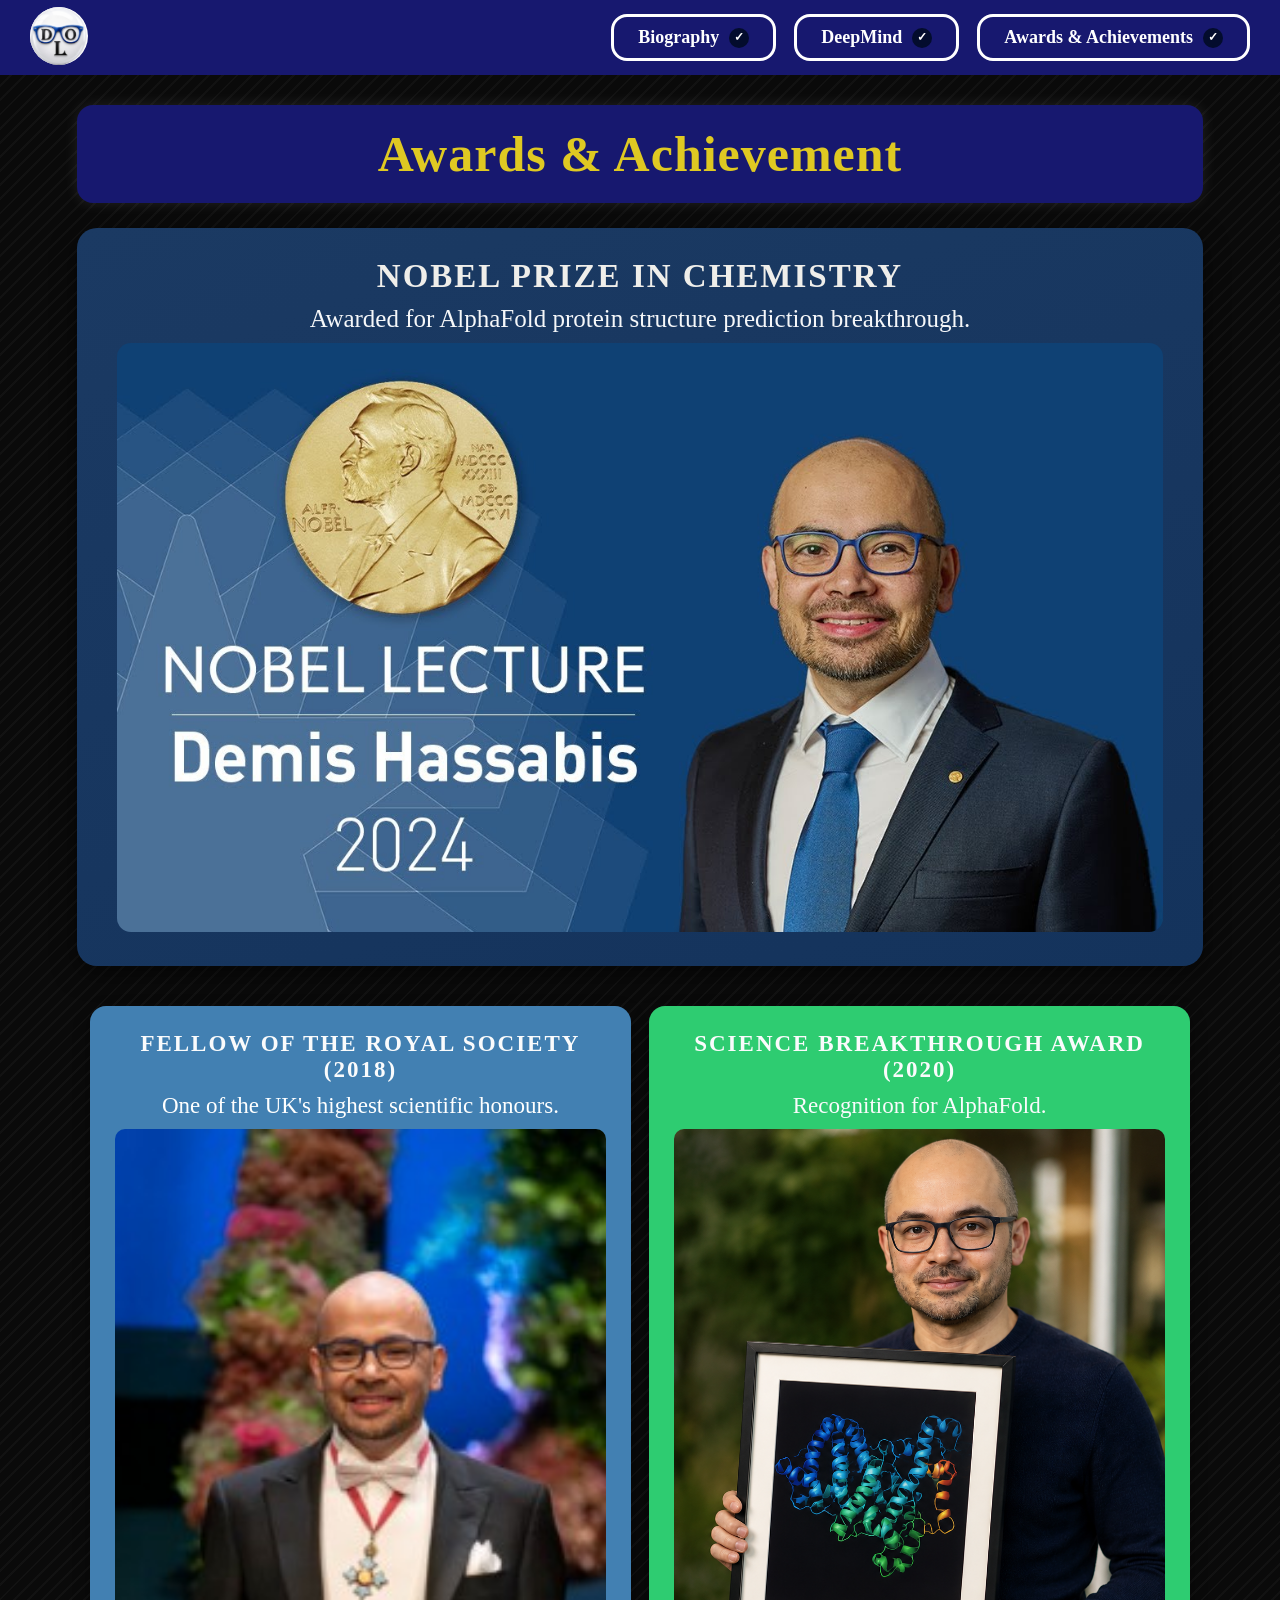
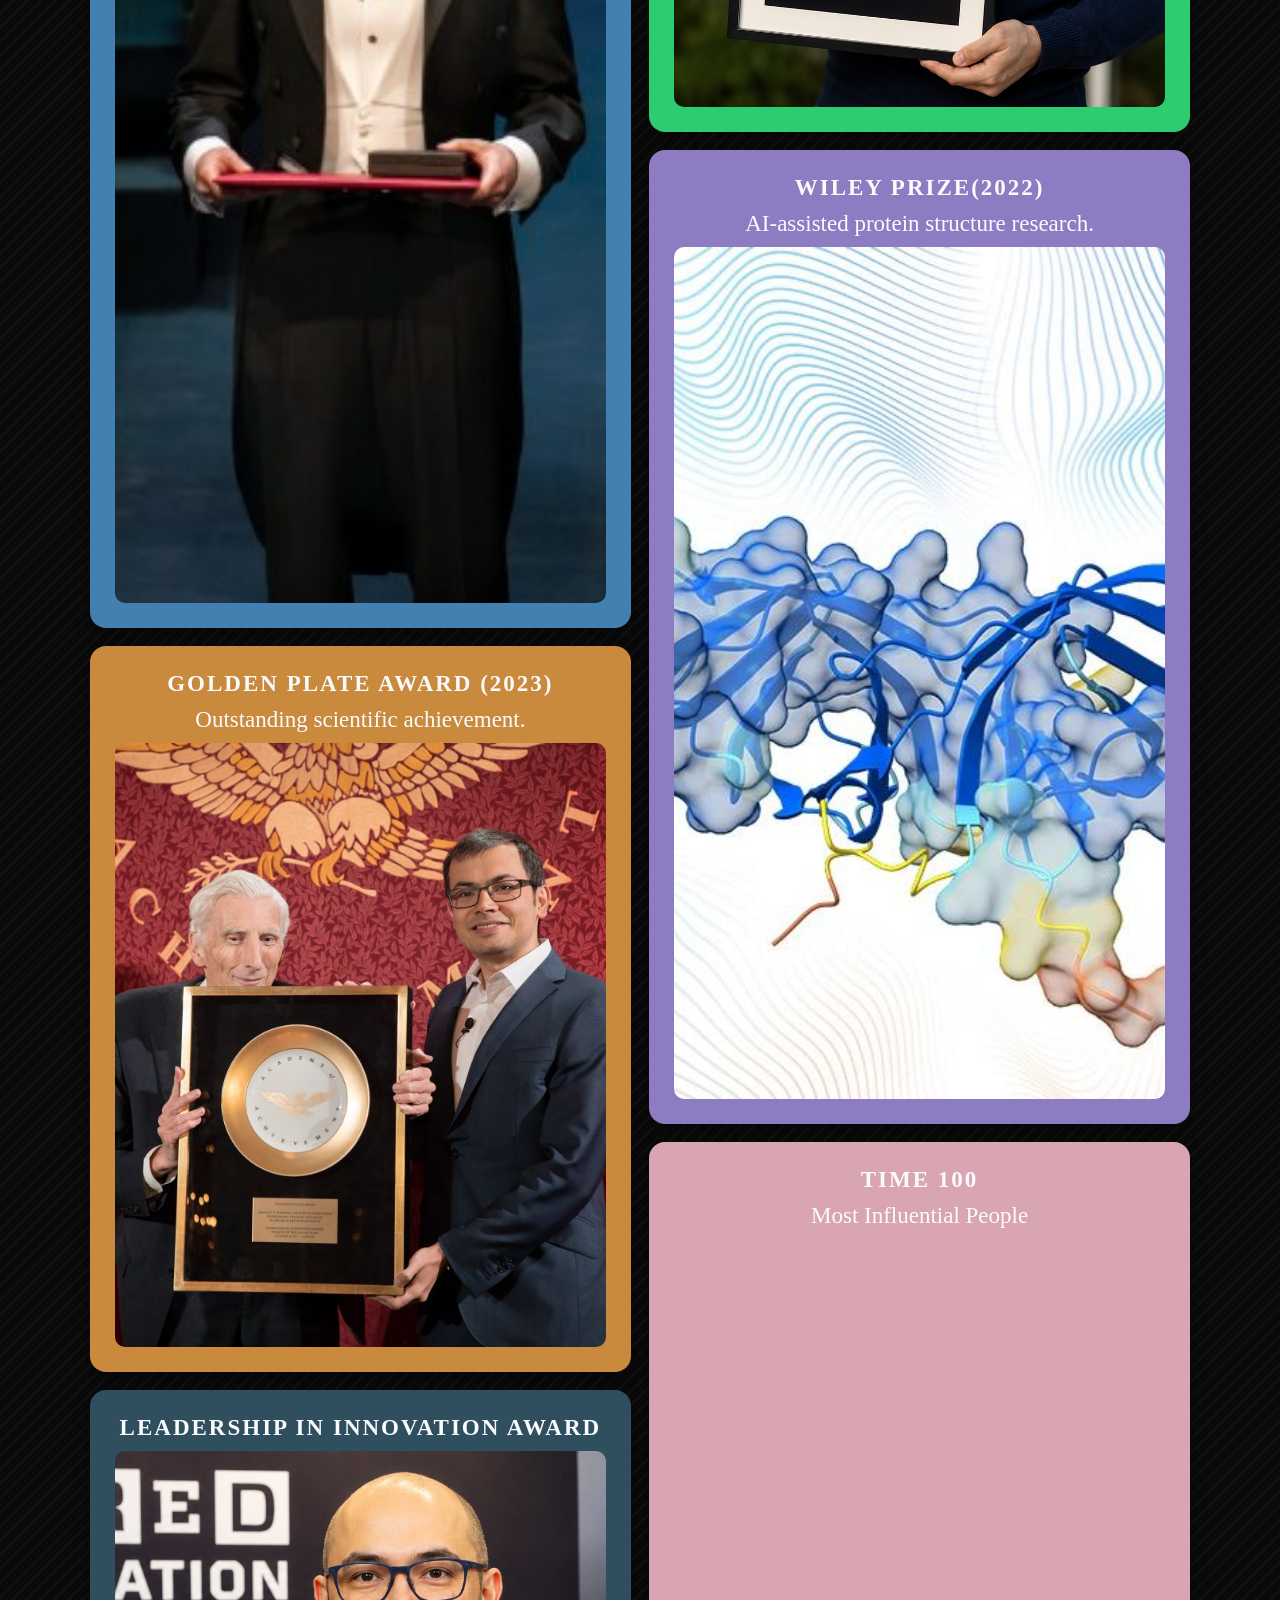
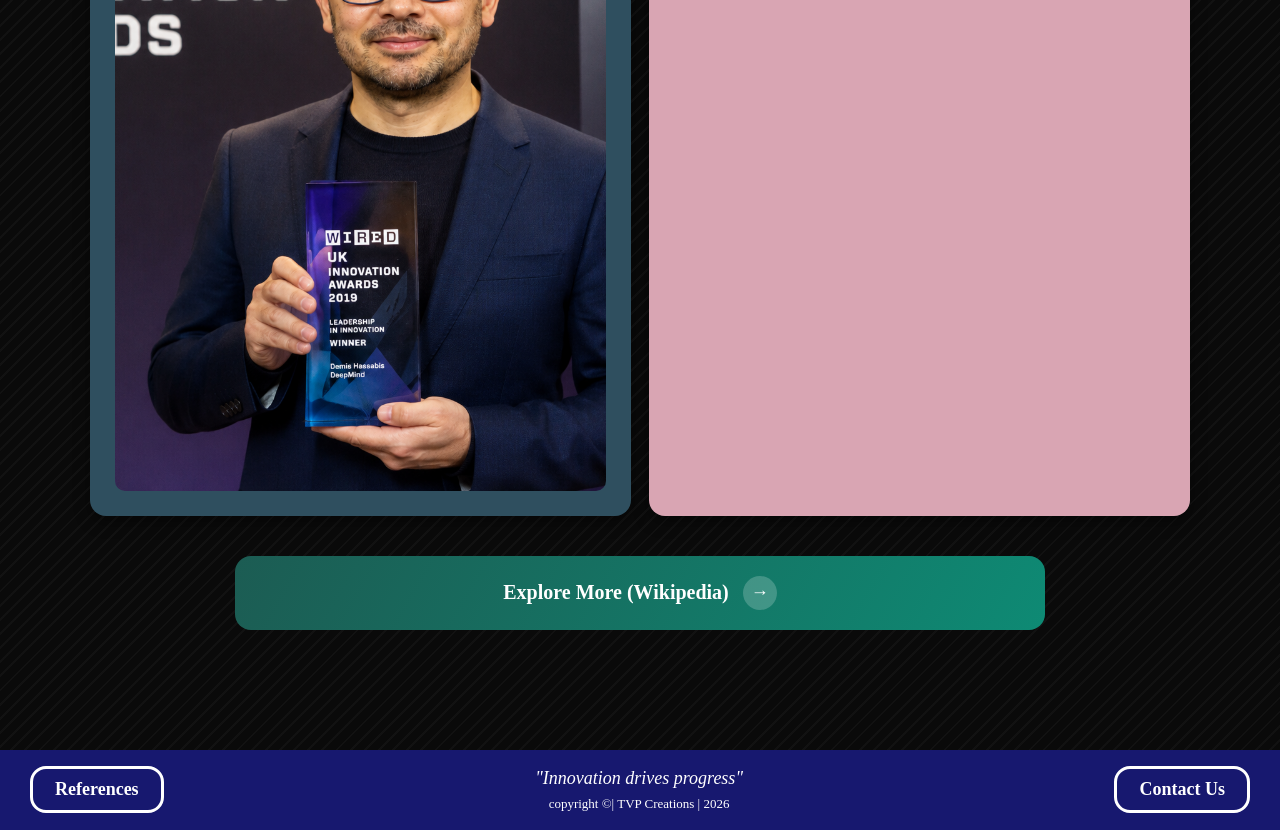
<file: CMP 4310 Website Design/Website_Priyangan_25197298/Website Code File_Priyangan/awards.html>
<!DOCTYPE html>
<html lang="en">

<head>
    <meta charset="UTF-8">
    <meta name="viewport" content="width=device-width, initial-scale=1.0">
    <title>Awards</title>
    <link rel="stylesheet" href="style_bio.css">
</head>

<body>
    <input type="checkbox" id="menuToggle" class="menu-toggle">
    <header>
        <div class="logo">
            <a href="index.html">
                <img src="images/final.png" alt="Logo">

            </a>
        </div>
        <nav>
            <ul>
                <li><a href="biography.html">Biography </a></li>
                <li><a href="deepmind.html">DeepMind</a></li>
                <li><a href="awards.html">Awards & Achievements</a></li>
            </ul>

        </nav>
        <label for="menuToggle" class="hamburger" title="Open menu">
            &#9776;
        </label>
    </header>
    <div class="mobile-menu">
        
        <div class="mobile-menu-inner">
            <ul class="mobile-nav-list">
                <li><a href="biography.html"><span class="arrow">&#8594;</span> Biography</a></li>
                <li><a href="deepmind.html"><span class="arrow">&#8594;</span> DeepMind</a></li>
                <li><a href="awards.html"><span class="arrow">&#8594;</span> Awards & Achievements</a></li>
                <li><a href="references.html"><span class="arrow">&#8594;</span> References</a></li>
                <li><a href="contacts.html"><span class="arrow">&#8594;</span> Contact Us</a></li>
            </ul>
        </div>
    </div>

    <main>
        <section class="page-title">
            <h1> Awards & Achievement</h1>

        </section>
        <section class="featured-awards">
            <h2>Nobel Prize in Chemistry</h2>
            <p>Awarded for AlphaFold protein structure prediction breakthrough.</p>
            <img src="images/award1.jpg" alt="Award Picture">
        </section>

        <div class="awards-gallery">
            <article class="award-card">
                <h3>Fellow of the Royal Society (2018)</h3>
                <p>One of the UK's highest scientific honours.</p>
                <img src="images/award2.jpg" alt="Awards Picture">

            </article>
            <article class="award-card">
                <h3> Science Breakthrough Award (2020)</h3>
                <p>Recognition for AlphaFold.</p>
                <img src="images/award3.png" alt="Awards Picture">

            </article>
            <article class="award-card">
                <h3>Wiley Prize(2022)</h3>
                <p>AI-assisted protein structure research.</p>
                <img src="images/award4.jpeg" alt="Awards Picture">
            </article>

            <article class="award-card">
                <h3>Golden Plate Award (2023)</h3>
                <p> Outstanding scientific achievement.</p>
                <img src="images/award5.jpg" alt="Awards Picture">

            </article>
            <article class="award-card">
                <h3>Time 100</h3>
                <p>Most Influential People</p>
                <label for="menuToggle" class="close-btn" title="Close menu"></label>
            </article>
            <article class="award-card">
                <h3>Leadership in Innovation Award</h3>
                <img src="images/award7.png" alt="Awards Picture">

            </article>

        </div>
        <div class="explore">
            <button onclick="window.open('https://en.wikipedia.org/wiki/Demis_Hassabis', '_blank')">
                explore More (Wikipedia)
            </button>
                
            
        </div>
    </main>
    <footer>
        <div class="footer-left">
            <a href="references.html">References</a>

        </div>
        <div class="footer-center">
            <p>"Innovation drives progress"</p>
            <small>copyright &copy;| TVP Creations | 2026</small>
        </div>
        <div class="footer-right">
            <a href="contacts.html">Contact Us</a>
        </div>
    </footer>

</body>

</html>
</file>
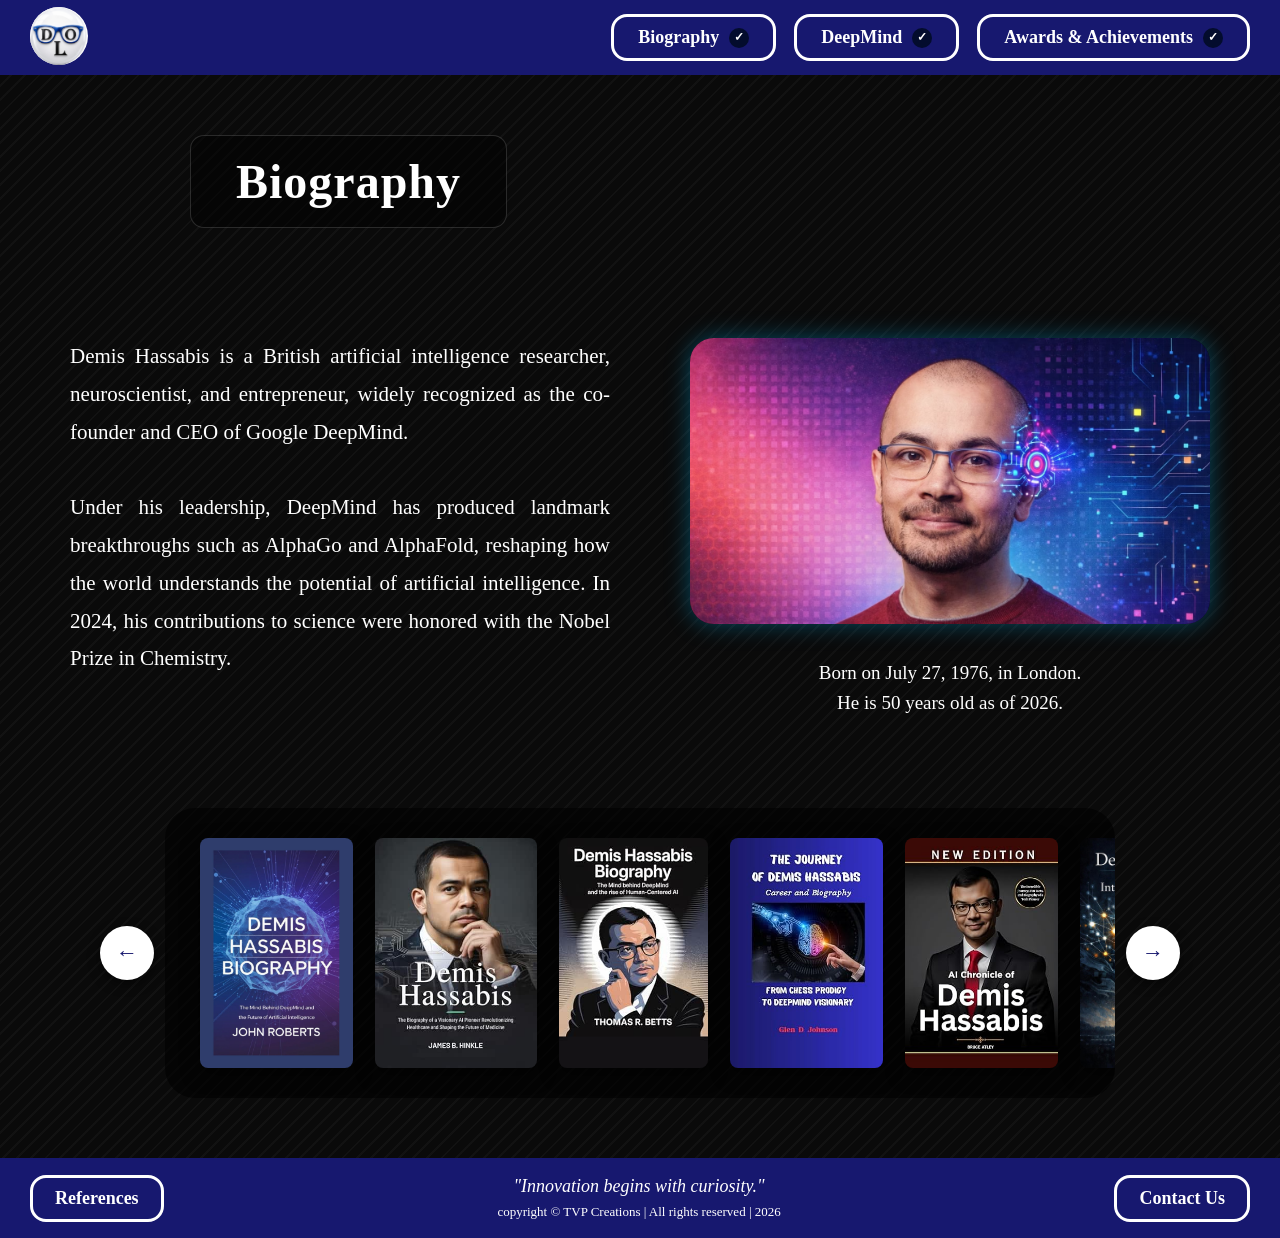
<file: CMP 4310 Website Design/Website_Priyangan_25197298/Website Code File_Priyangan/biography.html>
<!DOCTYPE html>
<html lang="en">

<head>

    <meta charset="UTF-8">
    <meta name="viewport" content="width=device-width, initial-scale=1.0">

    <title>Biography | Demis Hassabis</title>

    <link rel="stylesheet" href="style_bio.css">

</head>

<body>
    <input type="checkbox" id="menuToggle" class="menu-toggle">
    <header>

        <div class="logo">

            <a href="index.html">

                <img src="images/final.png" alt="Logo">

            </a>

        </div>

        <nav>

            <ul>

                <li>
                    <a href="biography.html">Biography</a>
                </li>

                <li>
                    <a href="deepmind.html">DeepMind</a>
                </li>

                <li>
                    <a href="awards.html">Awards & Achievements</a>
                </li>

            </ul>

        </nav>

        <label for="menuToggle" class="hamburger" title="Open menu">
        </label>

    </header>

    
    <div class="mobile-menu">
        <label for="menuToggle" class="close-btn" title="Close menu">&#10005;</label>
        <div class="mobile-menu-inner">
            <ul class="mobile-nav-list">
                <li><a href="biography.html"><span class="arrow">&#8594;</span> Biography</a></li>
                <li><a href="deepmind.html"><span class="arrow">&#8594;</span> DeepMind</a></li>
                <li><a href="awards.html"><span class="arrow">&#8594;</span> Awards & Achievements</a></li>
                <li><a href="references.html"><span class="arrow">&#8594;</span> References</a></li>
                <li><a href="contacts.html"><span class="arrow">&#8594;</span> Contact Us</a></li>
            </ul>
        </div>
    </div>

    <main>


        <section class="biography">


            <div class="bio-title">

                <h1>Biography</h1>

            </div>

            <div class="bio-content">

                <div class="bio-text">

                    <p>

                         Demis Hassabis is a British artificial intelligence researcher,
                        neuroscientist, and entrepreneur, widely recognized as the
                        co-founder and CEO of Google DeepMind. 
                        <br>
                        
                        <br>Under his leadership, DeepMind has produced landmark breakthroughs such as AlphaGo and
                        AlphaFold, reshaping how the world understands the potential of
                        artificial intelligence. In 2024, his contributions to science
                        were honored with the Nobel Prize in Chemistry.

                    </p>

                </div>

                
                <div class="bio-image">
                    <img src="images/bio.avif" alt="Demis Hassabis">
                    <p class="bio-caption">Born on July 27, 1976, in London. <br>He is 50 years old as of 2026.</p>
                </div>

            </div>

        </section>



        <div class="books">


            <button class="previous">

                &#8592;

            </button>

            <div class="book-list">

                <img src="images/Book1.jpg" alt="Book 1">

                <img src="images/Book2.jpg" alt="Book 2">

                <img src="images/Book3.jpg" alt="Book 3">

                <img src="images/Book4.jpg" alt="Book 4">

                <img src="images/Book5.jpg" alt="Book 5">

                <img src="images/Book6.jpg" alt="Book 6">

                <img src="images/Book7.jpg" alt="Book 7">

                <img src="images/Book8.jpg" alt="Book 8">

            </div>


            <button class="next">

                &#8594;

            </button>

        </div>

    </main>


    <footer>

        <div class="footer-left">

            <a href="references.html">

                References

            </a>

        </div>

        <div class="footer-center">

            <p>

                "Innovation begins with curiosity."

            </p>

            <small>

                copyright &copy; TVP Creations | All rights reserved | 2026

            </small>

        </div>

        <div class="footer-right">

            <a href="contacts.html">

                Contact Us

            </a>

        </div>

    </footer>


</body>

</html>
</file>
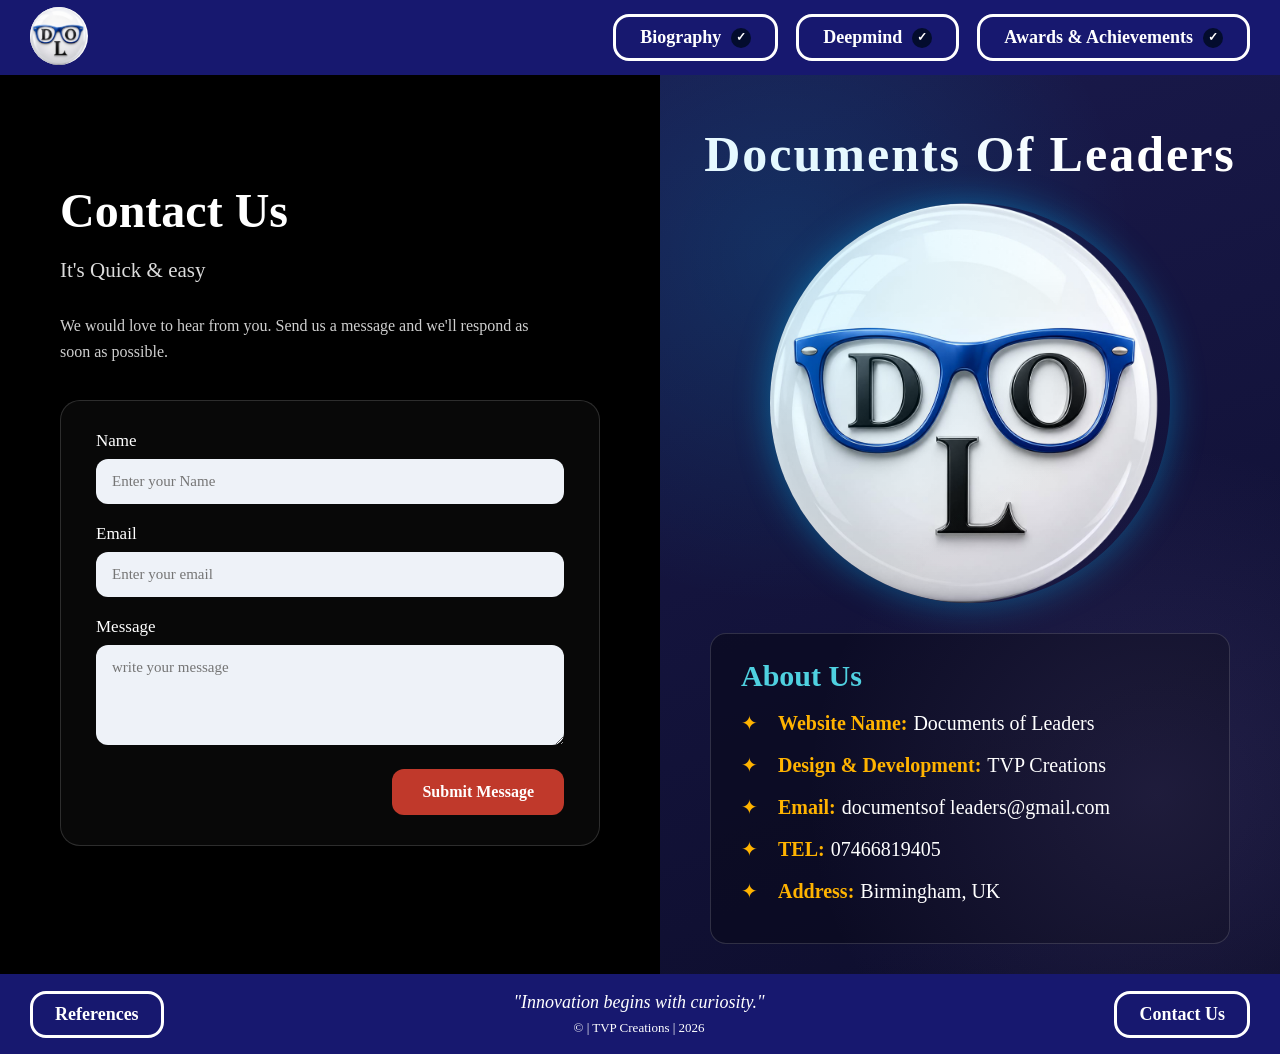
<file: CMP 4310 Website Design/Website_Priyangan_25197298/Website Code File_Priyangan/contacts.html>
<!DOCTYPE html>
<html lang="en">

<head>
    <meta charset="UTF-8">
    <meta name="viewport" content="width=device-width, initial-scale=1.0">


    <title>Contact Us</title>
    <link rel="stylesheet" href="style_bio.css">

</head>

<body class="contact-page">
     <input type="checkbox" id="menuToggle" class="menu-toggle">
    <header>
        <div class="logo">
            <a href="index.html">
                <img src="images/final.png" alt="Logo">

            </a>

        </div>
        <nav>
            <ul>
                <li> <a href="biography.html">Biography</a></li>
                <li><a href="deepmind.html"> Deepmind</a></li>
                <li><a href="awards.html">Awards & Achievements</a></li>

            </ul>
        </nav>

        <label for="menuToggle" class="hamburger" title="Open menu">
        </label>
    </header>

    
    <div class="mobile-menu">
        <label for="menuToggle" class="close-btn" title="Close menu">&#10005;</label>
        <div class="mobile-menu-inner">
            <ul class="mobile-nav-list">
                <li><a href="biography.html"><span class="arrow">&#8594;</span> Biography</a></li>
                <li><a href="deepmind.html"><span class="arrow">&#8594;</span> DeepMind</a></li>
                <li><a href="awards.html"><span class="arrow">&#8594;</span> Awards & Achievements</a></li>
                <li><a href="references.html"><span class="arrow">&#8594;</span> References</a></li>
                <li><a href="contacts.html"><span class="arrow">&#8594;</span> Contact Us</a></li>
            </ul>
        </div>
    </div>
    <main>
        <section class="container">
            <div class="container-form">
                <h1>Contact Us</h1>
                <h2>It's Quick & easy</h2>
                <p>We would love to hear from you.
                    Send us a message and we'll
                    respond as soon as possible.</p>
                <form>
                    <label>Name</label>
                    <input type="text" placeholder="Enter your Name">
                    <label>Email</label>
                    <input type="email" placeholder="Enter your email">
                    <label>Message</label>
                    <textarea placeholder="write your message"></textarea>
                    <button type="submit"> Submit Message</button>



                </form>


            </div>
            <div class="right-panel"> 
                <div class="content-details">
                    <h1>Documents Of Leaders</h1>
                    <img src="images/final.png" alt="Logo">

                </div>
                <div class="about-box">
                    <h2> About Us</h2>
                    <ul>
                        <li><strong>Website Name:</strong>Documents of Leaders</li>
                        <li><strong>Design & Development:</strong>TVP Creations</li>
                        <li><strong>Email:</strong>documentsof leaders@gmail.com</li>
                        <li><strong>TEL:</strong>07466819405</li>
                        <li><strong>Address:</strong>Birmingham, UK</li>

                    </ul>
                </div>
            </div>
        </section>
        
    </main>
    <footer>
        <div class="footer-left">
            <a href="references.html">References</a>

        </div>
        <div class="footer-center">
            <p>"Innovation begins with curiosity."</p>
            <small> &copy; | TVP Creations | 2026 </small>
        </div>
        <div class="footer-right">
            <a href="contacts.html">Contact Us</a>
        </div>
    </footer>
</body>

</html>
</file>
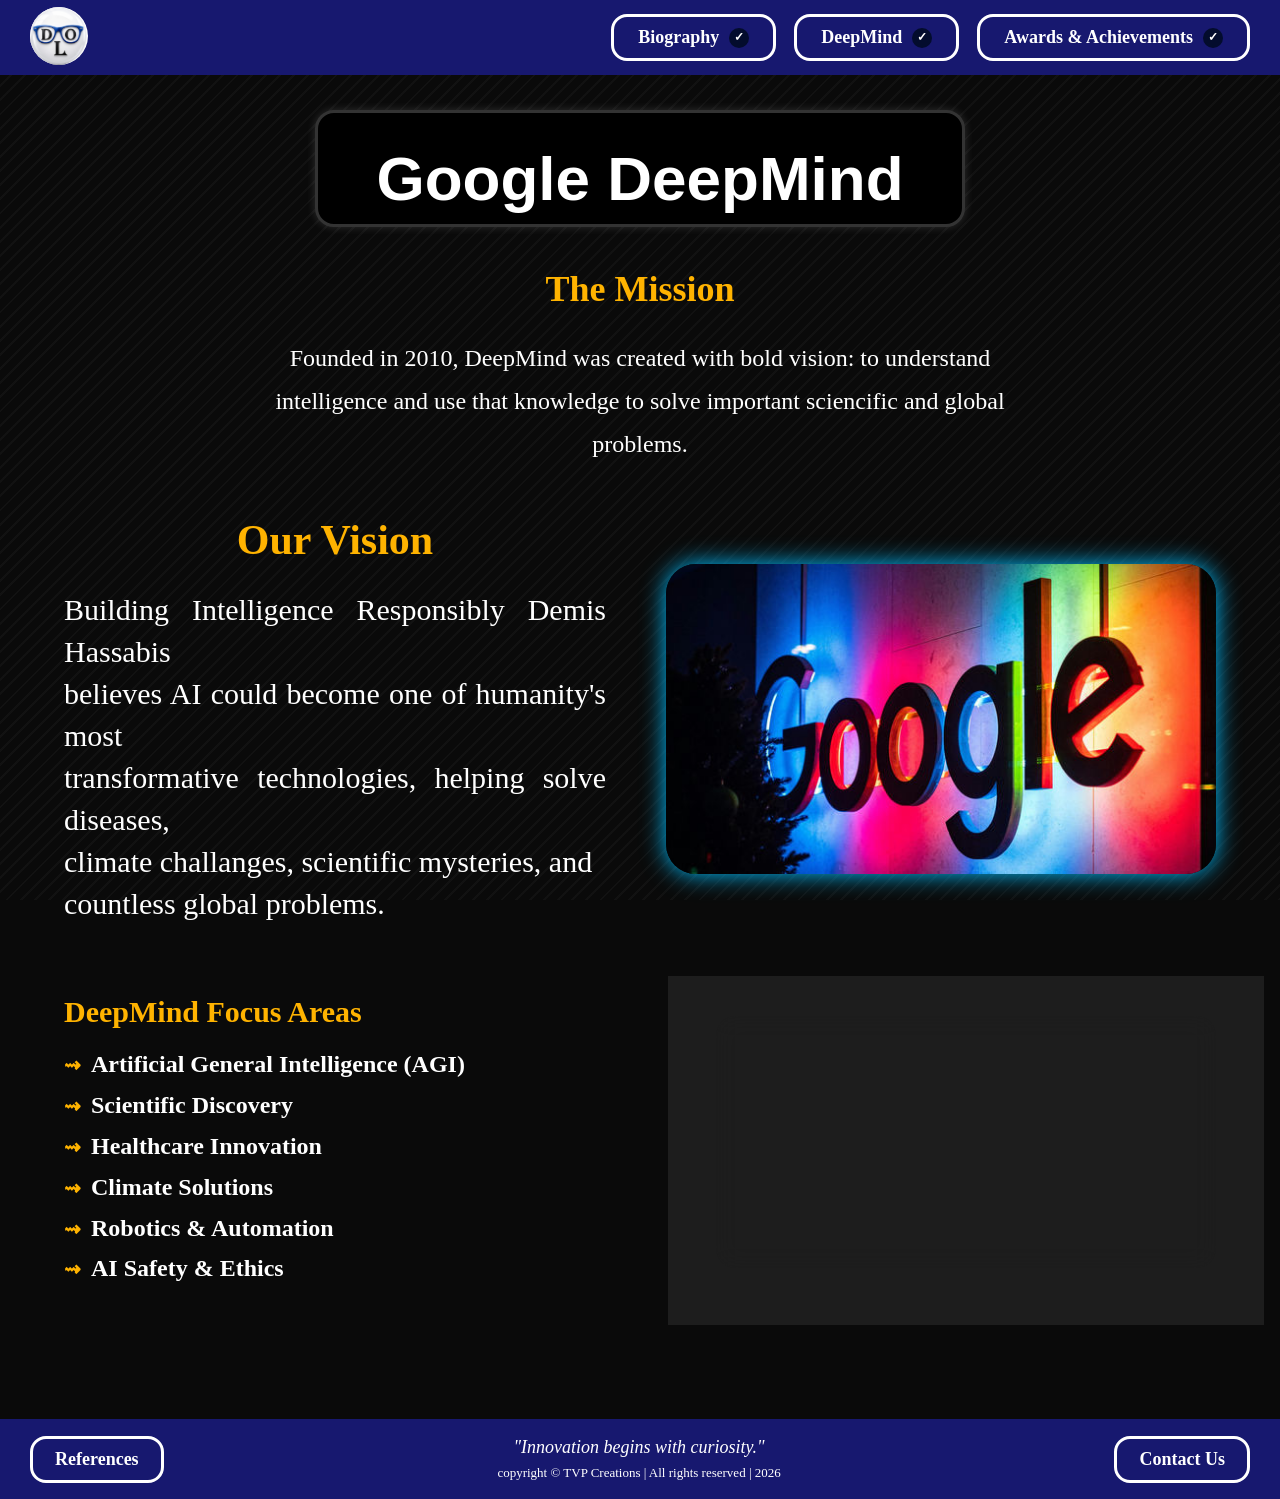
<file: CMP 4310 Website Design/Website_Priyangan_25197298/Website Code File_Priyangan/deepmind.html>
<!DOCTYPE html>
<html lang="en">

<head>
    <meta charset="UTF-8">
    <meta name="viewport" content="width=device-width, initial-scale=1.0">
    <title>DeepMind</title>
    <link rel="stylesheet" href="style_deep.css">

</head>

<body>
    <input type="checkbox" id="menuToggle" class="menu-toggle">
    <header>
        <div class="logo">
            <a href="index.html">
                <img src="images/final.png" alt="Logo">
            </a>
        </div>
        <nav>
            <ul>
                <li><a href="biography.html">Biography</a></li>
                <li><a href="deepmind.html">DeepMind</a></li>
                <li><a href="awards.html">Awards & Achievements</a></li>
            </ul>
        </nav>

        <label for="menuToggle" class="hamburger" title="Open menu">
            &#9776;
        </label>
    </header>

    
    <div class="mobile-menu">
        <label for="menuToggle" class="close-btn" title="Close menu">&#10005;</label>
        <div class="mobile-menu-inner">
            <ul class="mobile-nav-list">
                <li><a href="biography.html"><span class="arrow">&#8594;</span> Biography</a></li>
                <li><a href="deepmind.html"><span class="arrow">&#8594;</span> DeepMind</a></li>
                <li><a href="awards.html"><span class="arrow">&#8594;</span> Awards & Achievements</a></li>
                <li><a href="references.html"><span class="arrow">&#8594;</span> References</a></li>
                <li><a href="contacts.html"><span class="arrow">&#8594;</span> Contact Us</a></li>
            </ul>
        </div>
    </div>

    <main>
        <section class="deepmind">
            <div class="deepmind-title">
                <h1>Google DeepMind</h1>
            </div>
            <div class="deepmind-content">
                <h2>The Mission</h2>
                <p>
                Founded in 2010, DeepMind was created with bold vision: to understand<br>
                intelligence and use that knowledge to solve important sciencific and global<br>
                problems.
                </p>
                  
            </div>
        </section>
        <section class="vision">
            <div class="vision-text">
                <h2>Our Vision</h2>
                <p>Building Intelligence Responsibly Demis Hassabis <br>
                believes AI could become one of humanity's most<br>
                transformative technologies, helping solve diseases,<br>
                climate challanges, scientific mysteries, and<br>
                countless global problems.</p>
            </div>
            <div class="vision-image">
                <img src="images/vision_1.jpg" alt="DeepMind Vision">
            </div>

        </section>
        <section class="focus">
            <div class="focus_list">
                <h2>DeepMind Focus Areas</h2>

                <ul>

                    <li>Artificial General Intelligence (AGI)</li>

                    <li>Scientific Discovery</li>

                    <li>Healthcare Innovation</li>

                    <li>Climate Solutions</li>

                    <li>Robotics & Automation</li>

                    <li>AI Safety & Ethics</li>

                </ul>


            </div>
            <div class="quote_card">
                <img src="images/vision_2.png" alt="Demis Hassabis">
                <blockquote>
                    "First, solve intelligence. Then use intelligence to solve everything else."
                    <span>— Demis Hassabis</span>
                </blockquote>
            </div>
        </section>
    </main>

    <footer>
        <div class="footer-left">
            <a href="references.html">References</a>
        </div>
        <div class="footer-center">
            <p>"Innovation begins with curiosity."</p>
            <small>copyright &copy; TVP Creations | All rights reserved | 2026</small>
        </div>
        <div class="footer-right">
            <a href="contacts.html">Contact Us</a>
        </div>
    </footer>

</body>

</html>
</file>
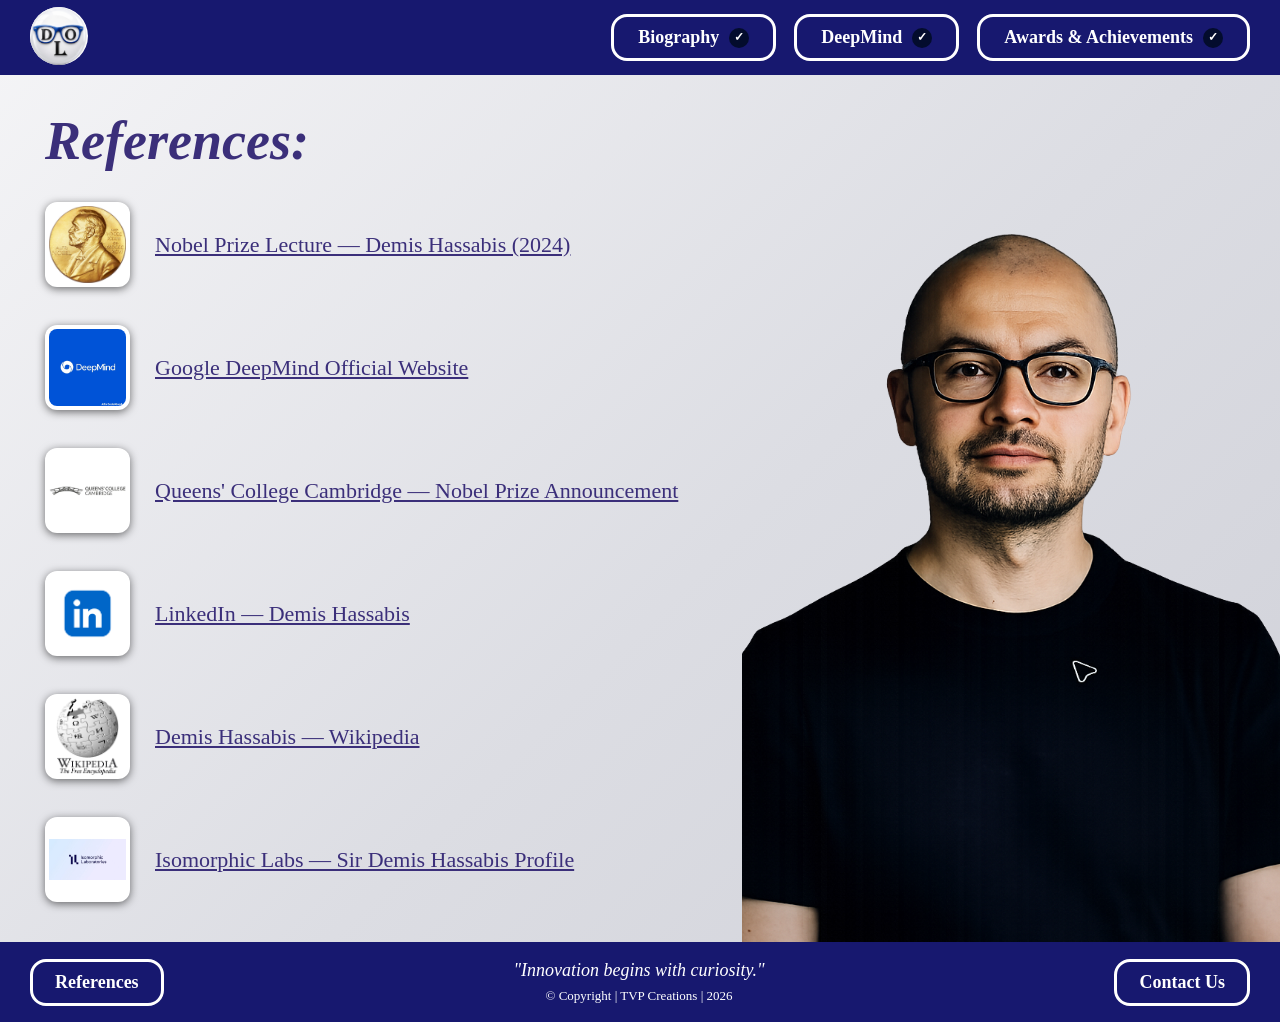
<file: CMP 4310 Website Design/Website_Priyangan_25197298/Website Code File_Priyangan/references.html>
<!DOCTYPE html>
<html lang="en">

<head>
    <meta charset="UTF-8">
    <meta name="viewport" content="width=device-width, initial-scale=1">
    <title>References</title>
    <link rel="stylesheet" href="style_bio.css">
</head>

<body class="ref-page">
    <input type="checkbox" id="menuToggle" class="menu-toggle">
    <header>
        <div class="logo">
            <a href="index.html">
                <img src="images/final.png" alt="Logo">
            </a>
        </div>
        <nav>
            <ul>
                <li><a href="biography.html">Biography</a></li>
                <li><a href="deepmind.html">DeepMind</a></li>
                <li><a href="awards.html">Awards & Achievements</a></li>
            </ul>
        </nav>

        <label for="menuToggle" class="hamburger" title="Open menu">
            &#9776;
        </label>
    </header>

    
    <div class="mobile-menu">
        <label for="menuToggle" class="close-btn" title="Close menu">&#10005;</label>
        <div class="mobile-menu-inner">
            <ul class="mobile-nav-list">
                <li><a href="biography.html"><span class="arrow">&#8594;</span> Biography</a></li>
                <li><a href="deepmind.html"><span class="arrow">&#8594;</span> DeepMind</a></li>
                <li><a href="awards.html"><span class="arrow">&#8594;</span> Awards & Achievements</a></li>
                <li><a href="references.html"><span class="arrow">&#8594;</span> References</a></li>
                <li><a href="contacts.html"><span class="arrow">&#8594;</span> Contact Us</a></li>
            </ul>
        </div>
    </div>

    <main>
        <section class="reference-title">
            <h1>References:</h1>
        </section>

        <div class="reference-body">
            <div class="reference-list">

                <div class="ref-row">
                    <img src="images/nobel1.jpeg" alt="Nobel">
                    <a href="#">Nobel Prize Lecture — Demis Hassabis (2024)</a>
                </div>

                <div class="ref-row">
                    <img src="images/deepmind.jpg" alt="DeepMind">
                    <a href="#">Google DeepMind Official Website</a>
                </div>

                <div class="ref-row">
                    <img src="images/queens.png" alt="Queens College">
                    <a href="#">Queens' College Cambridge — Nobel Prize Announcement</a>
                </div>

                <div class="ref-row">
                    <img src="images/linkedin.png" alt="LinkedIn">
                    <a href="#">LinkedIn — Demis Hassabis</a>
                </div>

                <div class="ref-row">
                    <img src="images/wiki.png" alt="Wikipedia">
                    <a href="#">Demis Hassabis — Wikipedia</a>
                </div>

                <div class="ref-row">
                    <img src="images/isomorphic.jpg" alt="Isomorphic Labs">
                    <a href="#">Isomorphic Labs — Sir Demis Hassabis Profile</a>
                </div>

            </div>

            <div class="reference-photo">
                <img src="images/vision_2.png" alt="Demis Hassabis">
            </div>
        </div>
    </main>

    <footer>
        <div class="footer-left">
            <a href="references.html">References</a>
        </div>
        <div class="footer-center">
            <p>"Innovation begins with curiosity."</p>
            <small>&copy; Copyright | TVP Creations | 2026</small>
        </div>
        <div class="footer-right">
            <a href="contacts.html">Contact Us</a>
        </div>
    </footer>
</body>

</html>
</file>
<file: CMP 4310 Website Design/Website_Priyangan_25197298/Website Code File_Priyangan/style_bio.css>
* {
  margin: 0;
  padding: 0;
  padding-bottom: 0;
  box-sizing: border-box;
}

html {
  scroll-behavior: smooth;
}

body {
  width: 100%;
  min-height: 100vh;
  font-family: Georgia, "Times New Roman", serif;
  color: white;

  background-color: #0a0a0a;
  background-image: repeating-linear-gradient(
    135deg,
    rgba(255, 255, 255, 0.03) 0px,
    rgba(255, 255, 255, 0.03) 2px,
    transparent 2px,
    transparent 10px
  );
}

header {
  position: fixed;
  top: 0;
  left: 0;
  width: 100%;
  height: 75px;
  background: #17186f;
  display: flex;
  justify-content: space-between;
  align-items: center;
  padding: 0 30px;
  z-index: 999;
}

.logo img {
  width: 58px;
  height: 58px;
  border-radius: 50%;
  background: white;
  object-fit: cover;
  transition: transform 0.8s ease;
}

.logo img:hover {
  transform: rotate(360deg);
}

nav ul {
  display: flex;
  list-style: none;
  gap: 18px;
  align-items: center;
}

nav ul li a {
  display: flex;
  align-items: center;
  gap: 10px;
  text-decoration: none;
  color: white;
  font-size: 18px;
  font-weight: bold;
  border: 3px solid white;
  border-radius: 16px;
  padding: 10px 24px;
  transition: 0.3s;
}

nav ul li a:hover {
  background: white;
  color: #17186f;
}

nav ul li a::after {
  content: "\2713";
  display: inline-flex;
  align-items: center;
  justify-content: center;
  width: 20px;
  height: 20px;
  border-radius: 50%;
  background: #030c2d;
  color: white;
  font-size: 12px;
}

nav ul li a:hover::after {
  background: #17186f;
}

main {
  width: 100%;
  margin-top: 75px;
  padding-bottom: 60px;
}

.biography {
  padding: 60px 70px 30px;
}
.bio-title {
  margin-left: 120px;
}
.bio-title h1 {
  display: inline-block;
  background: rgba(0, 0, 0, 0.45);
  border: 1px solid rgba(255, 255, 255, 0.15);
  border-radius: 14px;
  padding: 18px 45px;
  font-size: 48px;
  letter-spacing: 1px;
  margin-bottom: 40px;
}

.bio-content {
  display: flex;
  justify-content: center;
  align-items: center;
  flex-wrap: wrap;
  gap: 80px;
  margin-top: 30px;
}

.bio-text {
  flex: 1;
  min-width: 300px;
  max-width: 560px;
}

.bio-text p {
  font-size: 21px;
  line-height: 1.8;
  text-align: justify;
  text-align-last: left;
}

.bio-image {
  flex: 0 1 520px;
  text-align: center;
  margin-top: 40px;
}

.bio-image img {
  width: 100%;
  max-width: 580px;
  border-radius: 24px;
  box-shadow: 0 0 25px rgba(0, 191, 255, 0.35);
  object-fit: cover;
}

.bio-caption {
  margin-top: 30px;
  font-size: 19px;
  line-height: 1.6;
}

.books {
  position: relative;
  max-width: 1100px;
  margin: 60px auto 0;
  padding: 0 75px;
}

.book-list {
  display: flex;
  align-items: center;
  gap: 22px;
  overflow-x: auto;
  scroll-behavior: smooth;
  background: rgba(0, 0, 0, 0.6);
  border-radius: 30px;
  padding: 30px 35px;

  scrollbar-width: none;
}

.book-list::-webkit-scrollbar {
  display: none;
}

.book-list img {
  height: 230px;
  flex-shrink: 0;
  border-radius: 8px;
  box-shadow: 0 6px 18px rgba(0, 0, 0, 0.6);
  transition: transform 0.3s ease;
}

.book-link {
  display: block;
  text-decoration: none;
  flex-shrink: 0;
}

.book-link img:hover {
  transform: translateY(-8px);
}

.previous,
.next {
  position: absolute;
  top: 50%;
  transform: translateY(-50%);
  width: 54px;
  height: 54px;
  border-radius: 50%;
  border: none;
  background: white;
  color: #17186f;
  font-size: 22px;
  font-weight: bold;
  cursor: pointer;
  z-index: 10;
  box-shadow: 0 4px 12px rgba(0, 0, 0, 0.5);
  transition: 0.3s;
}

.previous:hover,
.next:hover {
  background: #17186f;
  color: white;
}

.previous {
  left: 10px;
}

.next {
  right: 10px;
}

footer {
  width: 100%;
  height: 80px;
  background: #17186f;
  display: flex;
  justify-content: space-between;
  align-items: center;
  padding: 0 30px;
}

.footer-left a,
.footer-right a {
  display: block;
  text-decoration: none;
  color: white;
  font-size: 18px;
  font-weight: bold;
  border: 3px solid white;
  border-radius: 16px;
  padding: 10px 22px;
  transition: 0.3s;
}

.footer-left a:hover,
.footer-right a:hover {
  background: white;
  color: #17186f;
}

.footer-center {
  text-align: center;
  color: white;
}

.footer-center p {
  font-size: 18px;
  font-style: italic;
  margin-bottom: 5px;
}

.footer-center small {
  font-size: 13px;
}

@media (max-width: 992px) {
  nav {
    display: none;
  }

  .hamburger {
    display: block;
  }

  .close-btn {
    display: block;
  }
  header {
    padding: 0 20px;
  }

  nav ul {
    gap: 10px;
  }

  nav ul li a {
    font-size: 14px;
    padding: 8px 16px;
  }

  .biography {
    padding: 40px 30px 20px;
  }

  .bio-title h1 {
    font-size: 34px;
    padding: 14px 30px;
  }

  .bio-content {
    flex-direction: column;
    align-items: center;
    text-align: center;
  }

  .books {
    padding: 0 55px;
  }

  .previous,
  .next {
    width: 44px;
    height: 44px;
    font-size: 18px;
  }
}

@media (max-width: 600px) {
  nav ul li a {
    padding: 6px 10px;
    font-size: 12px;
    gap: 5px;
  }

  .bio-title h1 {
    font-size: 28px;
  }

  .bio-text p {
    font-size: 20px;
  }

  .book-list img {
    height: 170px;
  }

  footer {
    flex-direction: column;
    height: auto;
    padding: 15px;
    gap: 10px;
  }
}

body.ref-page {
  display: flex;
  flex-direction: column;
  min-height: 100vh;
  background-color: #e9e9ee;
  background-image: linear-gradient(
    135deg,
    #f5f5f7 0%,
    #dcdde3 55%,
    #cfd0d8 100%
  );
  color: #222;
}
body.ref-page main {
  flex: 1;
  display: flex;
  flex-direction: column;
  padding-bottom: 0;
}

body.ref-page .reference-title h1 {
  font-family: Georgia, "Times New Roman", serif;
  font-style: italic;
  color: #3b2f7a;
  font-size: 54px;
  padding: 35px 45px 10px;
}
body.ref-page .reference-body {
  flex: 1;
  min-height: 0;
  position: relative;
  overflow: hidden;
  padding: 20px 45px 40px;
}

body.ref-page .reference-list {
  position: relative;
  z-index: 2;
  max-width: 58%;
  display: flex;
  flex-direction: column;
  gap: 38px;
}
body.ref-page .ref-row {
  display: flex;
  align-items: center;
  gap: 25px;
}
body.ref-page .ref-row img {
  width: 85px;
  height: 85px;
  object-fit: contain;
  background: white;
  border-radius: 12px;
  padding: 4px;
  box-shadow: 0 2px 8px rgba(0, 0, 0, 0.55);
}
body.ref-page .ref-row a {
  color: #3b2f7a;
  text-decoration: underline;
  font-family: Georgia, serif;
  font-size: 22px;
  font-weight: 500;
}
body.ref-page .ref-row a:hover {
  color: #17186f;
}
body.ref-page .reference-photo {
  position: absolute;
  right: 0;
  top: 0;
  bottom: 0;
  width: 42%;
  z-index: 1;
}
body.ref-page .reference-photo img {
  width: 100%;
  height: 100%;

  object-fit: cover;
  object-position: top center;
}

@media (max-width: 992px) {
  body.ref-page .reference-list {
    max-width: 100%;
  }

  body.ref-page .reference-photo {
    display: none;
  }

  body.ref-page .reference-title h1 {
    font-size: 36px;
  }

  body.ref-page .ref-row a {
    font-size: 18px;
  }
}

.page-title {
  text-align: center;

  margin: 60px auto 25px;
  padding: 0 45px;
  padding-top: 30px;
  width: 95%;
}
.page-title h1 {
  display: block;
  background: #17186f;
  border-radius: 16px;
  padding: 20px;
  font-size: 50px;
  color: rgb(223, 201, 34);
  font-family: Georgia, serif;
  font-weight: bold;
  letter-spacing: 1px;
  box-shadow: 0 0 15px rgba(255, 255, 255, 0.1);
}

.featured-awards {
  max-width: 88%;
  margin: 0 auto 40px;
  padding: 30px 40px;
  border-radius: 20px;
  background: linear-gradient(160deg, #1b3a63 0%, #14335c 100%);
  text-align: center;
  box-shadow: 0 8px 25px rgba(0, 0, 0, 0.5);
}
.featured-awards h2 {
  color: #efeeea;
  align-items: center;
  font-size: 33px;
  letter-spacing: 2px;
  text-transform: uppercase;
  margin-bottom: 10px;
}
.featured-awards p {
  color: #f5f7f9;
  align-items: center;
  font-size: 25px;
  margin-bottom: 10px;
}
.featured-awards img {
  width: 100%;
  border-radius: 14px;
  object-fit: cover;
  max-height: 620px;
}
.awards-gallery {
  display: grid;
  grid-template-columns: repeat(2, 1fr);
  grid-auto-rows: 230px;
  gap: 18px;
  max-width: 93%;
  height: fit-content;
  margin: 0 auto 40px;
  padding: 0 45px;
}
.award-card {
  border-radius: 16px;
  padding: 25px;
  overflow: hidden;
  position: relative;
  display: flex;
  flex-direction: column;
  box-shadow: 0 6px 16px rgba(0, 0, 0, 0.4);
  transition: transform 0.3s ease;
}
.award-card:hover {
  transform: translateY(-6px);
}
.award-card h3 {
  color: #fafbfc;
  text-align: center;
  font-size: 23px;
  letter-spacing: 2px;
  text-transform: uppercase;
  margin-bottom: 10px;
}
.award-card p {
  color: #fafbfc;
  text-align: center;
  font-size: 23px;
  margin-bottom: 10px;
}
.award-card img {
  width: 100%;
  flex: 1;
  object-fit: contain;
  object-fit: cover;
  border-radius: 10px;
  margin-top: auto;
}
.award-card:nth-child(6n + 1) {
  background: #4280b2;
  color: #f8f4f4;
}
.award-card:nth-child(6n + 1) p {
  color: #ffffff;
}
.award-card:nth-child(6n + 2) {
  background: #2ecc71;
  color: white;
}
.award-card:nth-child(6n + 3) {
  background: #8e7cc3;
  color: white;
}
.award-card:nth-child(6n + 4) {
  background: #c98a3e;
  color: #2b1a05;
}
.award-card:nth-child(6n + 5) {
  background: #d9a5b3;
  color: #3a1a20;
}
.award-card:nth-child(6n + 6) {
  background: #2f4f5f;
  color: white;
}

.award-card:nth-child(1) {
  grid-row: span 5;
}
.award-card:nth-child(2) {
  grid-row: span 3;
}
.award-card:nth-child(3) {
  grid-row: span 4;
}
.award-card:nth-child(4) {
  grid-row: span 3;
}
.award-card:nth-child(5) {
  grid-row: span 4;
}
.award-card:nth-child(6) {
  grid-row: span 3;
}
.explore {
  max-width: 900px;
  margin: 0 auto 60px;
  padding: 0 45px;
}
.explore button {
  width: 100%;
  padding: 20px;
  border: none;
  border-radius: 16px;
  background: linear-gradient(120deg, #1c5c53, #0e8a74);
  color: white;
  font-size: 20px;
  font-weight: bold;
  font-family: Georgia, serif;
  text-transform: capitalize;
  cursor: pointer;
  display: flex;
  align-items: center;
  justify-content: center;
  gap: 14px;
  transition: 0.3s;
}

.explore button::after {
  content: "\2192";
  display: inline-flex;
  align-items: center;
  justify-content: center;
  width: 34px;
  height: 34px;
  border-radius: 50%;
  background: rgba(255, 255, 255, 0.2);
  font-size: 18px;
}
.explore button:hover {
  transform: translateY(-3px);
}

@media (max-width: 700px) {
  .awards-gallery {
    grid-template-columns: 1fr;
    grid-auto-rows: auto;
  }
  .award-card {
    min-height: 320px;
  }
  .award-card img {
    height: 180px;
    object-fit: cover;
  }

  .award-card:nth-child(1),
  .award-card:nth-child(2),
  .award-card:nth-child(3),
  .award-card:nth-child(4),
  .award-card:nth-child(5),
  .award-card:nth-child(6) {
    grid-row: span 1;
  }

  .page-title h1 {
    font-size: 22px;
  }

  .featured-awards {
    padding: 20px;
  }
}

.container {
  display: flex;
  min-height: calc(100vh - 155px);
}
.container-form {
  flex: 1;
  background: #000;
  padding: 60px 60px;
  display: flex;
  flex-direction: column;
  justify-content: center;
  color: white;
}
.container-form h1 {
  font-family: CASTELLAR;
  font-size: 48px;
  color: white;
  margin-bottom: 20px;
}
.container-form h2 {
  font-family: Georgia, serif;
  font-weight: normal;
  font-size: 21px;
  text-align: left;
  margin-bottom: 30px;
  color: #dcdcdc;
}
.container-form p {
  font-size: 16px;
  line-height: 1.6;
  max-width: 480px;
  color: #cfcfcf;
  margin-bottom: 35px;
}
.container-form form {
  border: 1px solid rgba(255, 255, 255, 0.15);
  border-radius: 20px;
  padding: 30px 35px;
  width: 100%;
  max-width: 640px;
  margin-bottom: 20px;
  background: rgba(255, 255, 255, 0.03);
}
.container-form label {
  display: block;
  font-size: 17px;
  margin-bottom: 8px;
  color: white;
}
.container-form input,
.container-form textarea {
  width: 100%;
  padding: 14px 16px;
  border: none;
  border-radius: 12px;
  margin-bottom: 20px;
  background: #eef2f8;
  font-size: 15px;
  font-family: inherit;
  color: #222;
}
.container-form textarea {
  min-height: 100px;
  resize: vertical;
}
.container-form button[type="submit"] {
  display: block;
  margin-left: auto;
  background: #c0392b;
  color: white;
  border: none;
  padding: 14px 30px;
  border-radius: 12px;
  font-size: 16px;
  font-weight: bold;
  font-family: Georgia, serif;
  cursor: pointer;
  transition: 0.3s;
}
.container-form button[type="submit"]:hover {
  background: #a83226;
  transform: translateY(-2px);
}
.right-panel {
  flex: 1;
  display: flex;
  flex-direction: column;
  align-items: center;
  position: relative;
  overflow: hidden;
  background: linear-gradient(160deg, #1a1a4d 0%, #0d0d2b 100%);
  padding: 50px 40px 30px;
}
.right-panel::before {
  content: "";
  position: absolute;
  inset: 0;
  background:
    radial-gradient(
      circle at 20% 20%,
      rgba(0, 191, 255, 0.15) 0%,
      transparent 40%
    ),
    radial-gradient(
      circle at 80% 80%,
      rgba(143, 124, 195, 0.15) 0%,
      transparent 40%
    );
  pointer-events: none;
}
.content-details {
  display: flex;
  flex-direction: column;
  align-items: center;
  text-align: center;
  color: white;
}

.content-details h1 {
  font-family: ALGERIAN;
  font-size: 50px;
  letter-spacing: 2px;
  margin-bottom: 20px;
}
.content-details img {
  width: 400px;
  height: 400px;
  border-radius: 50%;
  object-fit: cover;
  box-shadow: 0 0 35px rgba(0, 191, 255, 0.4);
  margin-bottom: 30px;
}
.about-box {
  background: rgba(10, 10, 30, 0.7);
  border: 1px solid rgba(255, 255, 255, 0.15);
  border-radius: 16px;
  padding: 25px 30px;
  width: 100%;
  max-width: 520px;
}
.about-box h2 {
  color: #4fd1e0;
  font-size: 30px;
  margin-bottom: 15px;
  text-align: left;
}
.about-box ul {
  list-style: none;
  text-align: left;
}
.about-box li {
  position: relative;
  padding-left: 37px;
  margin-bottom: 12px;
  font-size: 20px;
  color: white;
  line-height: 1.5;
}
.about-box li::before {
  content: "\2726";
  color: #ffb300;
  position: absolute;
  left: 0;
}
.about-box li strong {
  color: #ffb300;
  margin-right: 6px;
}

body.contact-page main {
  padding-bottom: 0;
}

@media (max-width: 900px) {
  .container {
    flex-direction: column;
  }

  .container-form,
  .content-details {
    padding: 40px 30px;
  }

  .container-form {
    justify-content: flex-start;
    align-items: center;
    text-align: center;
  }

  .container-form h1 {
    font-size: 38px;
  }

  .container-form h2 {
    text-align: center;
  }

  .container-form p {
    margin-left: auto;
    margin-right: auto;
  }

  .container-form form {
    margin-left: auto;
    margin-right: auto;
    text-align: left;
  }

  .content-details img {
    width: 220px;
    height: 220px;
  }
}

.menu-toggle {
  display: none;
}

.hamburger {
  display: none;
  background: none;
  border: none;
  color: white;
  font-size: 32px;
  cursor: pointer;
}

.mobile-menu {
  display: none;
  position: fixed;
  top: 75px;
  left: 0;
  width: 100%;
  z-index: 1000;
}

.menu-toggle:checked ~ .mobile-menu {
  display: block;
}

.close-btn {
  display: none;
  background: none;
  border: none;
  color: #030c2d;
  font-size: 20px;
  cursor: pointer;
  position: absolute;
  top: 14px;
  right: 20px;
}

.mobile-menu-inner {
  margin: 15px;
  background: rgba(23, 24, 111, 0.85);
  backdrop-filter: blur(6px);
  border-radius: 20px;
  padding: 20px;
}

.mobile-nav-list {
  list-style: none;
  display: flex;
  flex-direction: column;
  gap: 12px;
}

.mobile-nav-list a {
  display: flex;
  align-items: center;
  gap: 10px;
  text-decoration: none;
  color: #17186f;
  background: white;
  font-weight: bold;
  border-radius: 20px;
  padding: 10px 16px;
}

.arrow {
  display: inline-flex;
  align-items: center;
  justify-content: center;
  width: 20px;
  height: 20px;
  border-radius: 50%;
  background: #17186f;
  color: white;
  font-size: 12px;
}

@media (max-width: 992px) {
  nav {
    display: none;
  }

  .hamburger {
    display: block;
  }

  .close-btn {
    display: block;
  }

  .footer-left,
  .footer-right {
    display: none;
  }

  footer {
    flex-direction: column;
    height: auto;
    justify-content: center;
    padding: 15px;
    gap: 10px;
  }
}
</file>
<file: CMP 4310 Website Design/Website_Priyangan_25197298/Website Code File_Priyangan/style_deep.css>
* {
  margin: 0;
  padding: 0;
  box-sizing: border-box;
}

html {
  scroll-behavior: smooth;
}

body {
  width: 100%;
  min-height: 100vh;
  overflow-x: hidden;
  font-family: Georgia, "Times New Roman", serif;
  color: white;

  background-color: #0a0a0a;
  background-image: repeating-linear-gradient(
    135deg,
    rgba(255, 255, 255, 0.03) 0px,
    rgba(255, 255, 255, 0.03) 2px,
    transparent 2px,
    transparent 10px
  );
}

header {
  position: fixed;
  top: 0;
  left: 0;
  width: 100%;
  height: 75px;
  background: #17186f;
  display: flex;
  justify-content: space-between;
  align-items: center;
  padding: 0 30px;
  z-index: 999;
}

.logo img {
  width: 58px;
  height: 58px;
  border-radius: 50%;
  background: white;
  object-fit: cover;
  transition: transform 0.8s ease;
}

.logo img:hover {
  transform: rotate(360deg);
}

nav ul {
  display: flex;
  list-style: none;
  gap: 18px;
  align-items: center;
}

nav ul li a {
  display: flex;
  align-items: center;
  gap: 10px;
  text-decoration: none;
  color: white;
  font-size: 18px;
  font-weight: bold;
  border: 3px solid white;
  border-radius: 16px;
  padding: 10px 24px;
  transition: 0.3s;
}

nav ul li a:hover {
  background: white;
  color: #17186f;
}

nav ul li a::after {
  content: "\2713";
  display: inline-flex;
  align-items: center;
  justify-content: center;
  width: 20px;
  height: 20px;
  border-radius: 50%;
  background: #030c2d;
  color: white;
  font-size: 12px;
}

nav ul li a:hover::after {
  background: #17186f;
}

main {
  width: 100%;
  margin-top: 75px;
  padding-bottom: 60px;
}

.deepmind-title {
  width: 650px;
  max-width: 90%;
  margin: 110px auto 30px;
  background: #000;
  border-radius: 19px;
  border: 3px solid #333;
  padding: 10px;
  text-align: center;
  box-shadow: 0 0 10px rgba(255, 255, 255, 0.15);
}

.deepmind-title h1 {
  margin-top: 20px;

  color: white;
  font-size: 62px;
  font-family: Arial, Helvetica, sans-serif;
  font-weight: bold;
}

.deepmind-content {
  width: 90%;
  margin: 0 auto 50px;
  text-align: center;

  color: white;
  font-size: 24px;
  line-height: 1.8;

  font-family: "Times New Roman", serif;
}
.deepmind-content h2 {
  color: #ffb300;
  font-size: 36px;
  margin-bottom: 15px;
  font-family: Georgia, serif;
}
.vision {
  width: 90%;
  margin: auto;
  display: flex;

  justify-content: space-between;
  align-items: center;
  gap: 60px;
}
.vision-text h2 {
  color: #ffb300;
  font-size: 42px;
  margin-bottom: 25px;
  font-family: Georgia, serif;
  text-align: center;
}

.vision-text p {
  color: white;
  font-size: 30px;
  line-height: 1.4;
  text-align: justify;
  font-family: "Times New Roman", serif;
}
.vision-image img {
  width: 550px;
  border-radius: 30px;
  box-shadow: 0 0 25px #00bfff;
}

body {
  background-size: cover;
  background-position: center;
  background-repeat: no-repeat;
  background-attachment: fixed;
}
.focus {
  width: 90%;
  margin: 70px auto;
  display: flex;
  justify-content: space-between;

  align-items: center;
  gap: 40px;
  flex-wrap: wrap;
}
.focus h2 {
  color: #ffb300;
  font-size: 30px;
  margin-bottom: 15px;
}
.focus ul {
  color: white;
  font-size: 24px;
  line-height: 1.7;
  list-style: none;
  font-weight: bold;
}
.focus ul li::before {
  content: "\21DD";
  color: #ffb300;
  margin-right: 10px;
  font-size: 20px;
}
.quote_card {
  display: flex;
  align-items: center;
  gap: 20px;
  background: rgba(255, 255, 255, 0.08);
  border: 1px solid rgba(255, 255, 255, 0.25);
  border-radius: 20px;
  padding: 25px 30px;
  width: 500px;
  max-width: 90%;
  backdrop-filter: blur(12px);
  -webkit-backdrop-filter: blur(12px);
  box-shadow: 0 8px 32px rgba(0, 0, 0, 0.4);
}

.quote_card img {
  width: 160px;
  height: 200px;
  flex-shrink: 0;
  object-fit: cover;
  border-radius: 12px;
}

.quote_card blockquote {
  flex: 1;
  min-width: 0;
  color: white;
  font-size: 20px;
  line-height: 1.6;
  font-style: italic;
  font-family: Georgia, serif;
}

.quote_card blockquote span {
  display: block;
  margin-top: 15px;
  font-style: normal;
  font-weight: bold;
  color: #ffb300;
}

footer {
  width: 100%;
  height: 80px;
  background: #17186f;
  display: flex;
  justify-content: space-between;
  align-items: center;
  padding: 0 30px;
}

.footer-left a,
.footer-right a {
  display: block;
  text-decoration: none;
  color: white;
  font-size: 18px;
  font-weight: bold;
  border: 3px solid white;
  border-radius: 16px;
  padding: 10px 22px;
  transition: 0.3s;
}

.footer-left a:hover,
.footer-right a:hover {
  background: white;
  color: #17186f;
}

.footer-center {
  text-align: center;
  color: white;
}

.footer-center p {
  font-size: 18px;
  font-style: italic;
  margin-bottom: 5px;
}

.footer-center small {
  font-size: 13px;
}

.menu-toggle {
  display: none;
}

.hamburger {
  display: none;
  background: none;
  border: none;
  color: white;
  font-size: 32px;
  cursor: pointer;
}

.mobile-menu {
  display: none;
  position: fixed;
  top: 75px;
  left: 0;
  width: 100%;
  z-index: 1000;
}

.menu-toggle:checked ~ .mobile-menu {
  display: block;
}

.close-btn {
  display: none;
  background: none;
  border: none;
  color: #030c2d;
  font-size: 20px;
  cursor: pointer;
  position: absolute;
  top: 14px;
  right: 20px;
}

.mobile-menu-inner {
  margin: 15px;
  background: rgba(23, 24, 111, 0.85);
  backdrop-filter: blur(6px);
  border-radius: 20px;
  padding: 20px;
}

.mobile-nav-list {
  list-style: none;
  display: flex;
  flex-direction: column;
  gap: 12px;
}

.mobile-nav-list a {
  display: flex;
  align-items: center;
  gap: 10px;
  text-decoration: none;
  color: #17186f;
  background: white;
  font-weight: bold;
  border-radius: 20px;
  padding: 10px 16px;
}

.arrow {
  display: inline-flex;
  align-items: center;
  justify-content: center;
  width: 20px;
  height: 20px;
  border-radius: 50%;
  background: #17186f;
  color: white;
  font-size: 12px;
}

@media (max-width: 992px) {
  nav {
    display: none;
  }

  .hamburger {
    display: block;
  }

  .close-btn {
    display: block;
  }

  .vision,
  .focus {
    flex-direction: column;
    text-align: center;
  }

  .deepmind-content p,
  .vision-text p {
    text-align: justify;
  }

  .focus_list {
    width: 100%;
  }

  .focus ul {
    text-align: left;
  }

  .vision-image img {
    width: 100%;
  }

  footer {
    flex-direction: column;
    height: auto;
    padding: 20px;
    gap: 12px;
  }

  .footer-left,
  .footer-right {
    display: none;
  }
}
</file>
